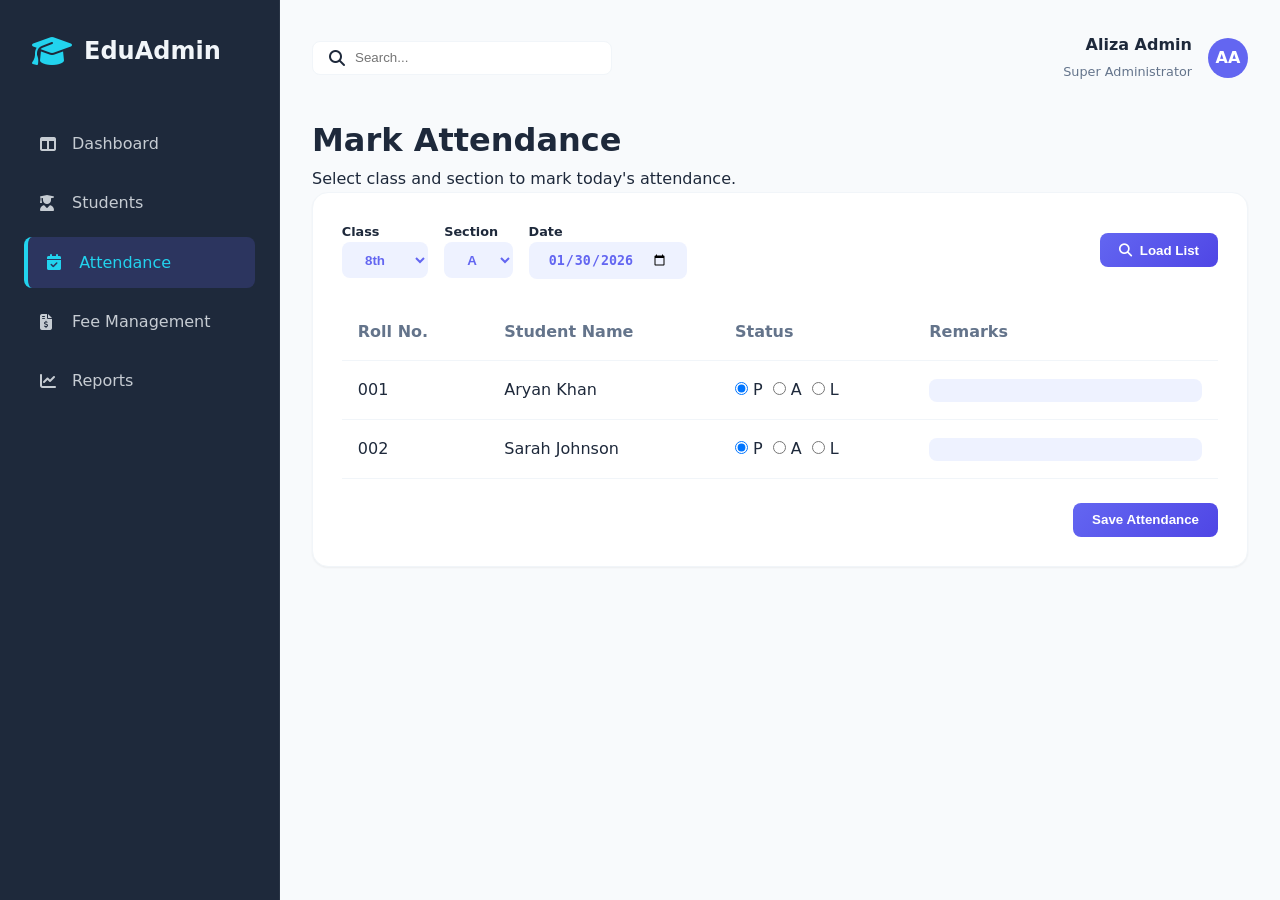
<file: attendance.html>
<!DOCTYPE html>
<html lang="en">

<head>
    <meta charset="UTF-8">
    <meta name="viewport" content="width=device-width, initial-scale=1.0">
    <title>EduAdmin | Attendance</title>
    <link rel="stylesheet" href="style.css">
    <link rel="stylesheet" href="https://cdnjs.cloudflare.com/ajax/libs/font-awesome/6.4.0/css/all.min.css">
</head>

<body>
    <aside class="sidebar">
        <div class="sidebar-header">
            <i class="fas fa-graduation-cap fa-2x"></i>
            <span class="logo">EduAdmin</span>
        </div>
        <nav>
            <ul class="nav-links">
                <li class="nav-item"><a href="index.html" class="nav-link"><i
                            class="fas fa-columns"></i><span>Dashboard</span></a></li>
                <li class="nav-item"><a href="students.html" class="nav-link"><i
                            class="fas fa-user-graduate"></i><span>Students</span></a></li>
                <li class="nav-item"><a href="attendance.html" class="nav-link active"><i
                            class="fas fa-calendar-check"></i><span>Attendance</span></a></li>
                <li class="nav-item"><a href="fees.html" class="nav-link"><i
                            class="fas fa-file-invoice-dollar"></i><span>Fee Management</span></a></li>
                <li class="nav-item"><a href="reports.html" class="nav-link"><i
                            class="fas fa-chart-line"></i><span>Reports</span></a></li>
            </ul>
        </nav>
    </aside>

    <main class="main-content">
        <header class="top-bar">
            <div class="search-box"><i class="fas fa-search"></i><input type="text" placeholder="Search..."></div>
            <div class="user-profile">
                <div class="user-info"><span class="user-name">Aliza Admin</span><span class="user-role">Super
                        Administrator</span></div>
                <div class="avatar">AA</div>
            </div>
        </header>

        <h1>Mark Attendance</h1>
        <p class="text-muted">Select class and section to mark today's attendance.</p>

        <section class="section-card">
            <div class="section-header">
                <div style="display: flex; gap: 1rem;">
                    <div>
                        <label style="display: block; font-size: 0.8rem; font-weight: 600;">Class</label>
                        <select class="btn btn-secondary">
                            <option>8th</option>
                            <option>9th</option>
                            <option>10th</option>
                        </select>
                    </div>
                    <div>
                        <label style="display: block; font-size: 0.8rem; font-weight: 600;">Section</label>
                        <select class="btn btn-secondary">
                            <option>A</option>
                            <option>B</option>
                        </select>
                    </div>
                    <div>
                        <label style="display: block; font-size: 0.8rem; font-weight: 600;">Date</label>
                        <input type="date" class="btn btn-secondary" value="2026-01-30">
                    </div>
                </div>
                <button class="btn btn-primary" onclick="alert('Student list loaded for Class 8-A')"><i
                        class="fas fa-search"></i> Load List</button>
            </div>

            <table>
                <thead>
                    <tr>
                        <th>Roll No.</th>
                        <th>Student Name</th>
                        <th>Status</th>
                        <th>Remarks</th>
                    </tr>
                </thead>
                <tbody>
                    <tr>
                        <td>001</td>
                        <td>Aryan Khan</td>
                        <td>
                            <div style="display: flex; gap: 10px;">
                                <label><input type="radio" name="att_001" checked> P</label>
                                <label><input type="radio" name="att_001"> A</label>
                                <label><input type="radio" name="att_001"> L</label>
                            </div>
                        </td>
                        <td><input type="text" class="btn btn-secondary"
                                style="width: 100%; text-align: left; padding: 4px;"></td>
                    </tr>
                    <tr>
                        <td>002</td>
                        <td>Sarah Johnson</td>
                        <td>
                            <div style="display: flex; gap: 10px;">
                                <label><input type="radio" name="att_002" checked> P</label>
                                <label><input type="radio" name="att_002"> A</label>
                                <label><input type="radio" name="att_002"> L</label>
                            </div>
                        </td>
                        <td><input type="text" class="btn btn-secondary"
                                style="width: 100%; text-align: left; padding: 4px;"></td>
                    </tr>
                </tbody>
            </table>
            <div style="margin-top: 1.5rem; display: flex; justify-content: flex-end;">
                <button class="btn btn-primary" onclick="alert('Attendance saved successfully for Jan 30, 2026')">Save
                    Attendance</button>
            </div>
        </section>
    </main>
    <script src="script.js"></script>
</body>

</html>
</file>
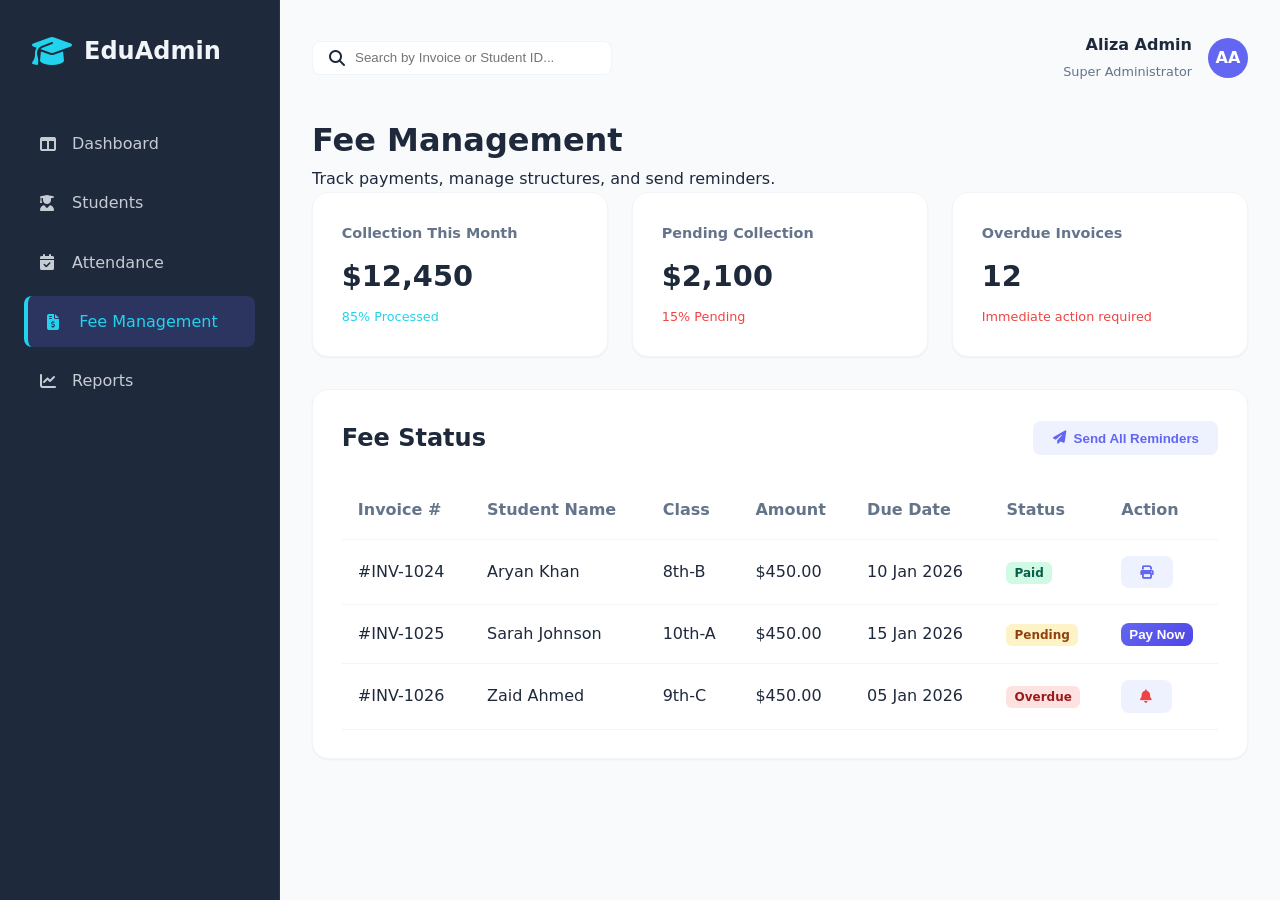
<file: fees.html>
<!DOCTYPE html>
<html lang="en">

<head>
    <meta charset="UTF-8">
    <meta name="viewport" content="width=device-width, initial-scale=1.0">
    <title>EduAdmin | Fees</title>
    <link rel="stylesheet" href="style.css">
    <link rel="stylesheet" href="https://cdnjs.cloudflare.com/ajax/libs/font-awesome/6.4.0/css/all.min.css">
</head>

<body>
    <aside class="sidebar">
        <div class="sidebar-header">
            <i class="fas fa-graduation-cap fa-2x"></i>
            <span class="logo">EduAdmin</span>
        </div>
        <nav>
            <ul class="nav-links">
                <li class="nav-item"><a href="index.html" class="nav-link"><i
                            class="fas fa-columns"></i><span>Dashboard</span></a></li>
                <li class="nav-item"><a href="students.html" class="nav-link"><i
                            class="fas fa-user-graduate"></i><span>Students</span></a></li>
                <li class="nav-item"><a href="attendance.html" class="nav-link"><i
                            class="fas fa-calendar-check"></i><span>Attendance</span></a></li>
                <li class="nav-item"><a href="fees.html" class="nav-link active"><i
                            class="fas fa-file-invoice-dollar"></i><span>Fee Management</span></a></li>
                <li class="nav-item"><a href="reports.html" class="nav-link"><i
                            class="fas fa-chart-line"></i><span>Reports</span></a></li>
            </ul>
        </nav>
    </aside>

    <main class="main-content">
        <header class="top-bar">
            <div class="search-box"><i class="fas fa-search"></i><input type="text"
                    placeholder="Search by Invoice or Student ID..."></div>
            <div class="user-profile">
                <div class="user-info"><span class="user-name">Aliza Admin</span><span class="user-role">Super
                        Administrator</span></div>
                <div class="avatar">AA</div>
            </div>
        </header>

        <h1>Fee Management</h1>
        <p class="text-muted">Track payments, manage structures, and send reminders.</p>

        <section class="stats-grid">
            <div class="stat-card">
                <span class="stat-title">Collection This Month</span>
                <span class="stat-value">$12,450</span>
                <span class="stat-trend trend-up">85% Processed</span>
            </div>
            <div class="stat-card">
                <span class="stat-title">Pending Collection</span>
                <span class="stat-value">$2,100</span>
                <span class="stat-trend trend-down">15% Pending</span>
            </div>
            <div class="stat-card">
                <span class="stat-title">Overdue Invoices</span>
                <span class="stat-value">12</span>
                <span class="stat-trend trend-down">Immediate action required</span>
            </div>
        </section>

        <section class="section-card">
            <div class="section-header">
                <h2>Fee Status</h2>
                <button class="btn btn-secondary" onclick="alert('Sent reminders to 12 parents!')"><i
                        class="fas fa-paper-plane"></i> Send All Reminders</button>
            </div>
            <table>
                <thead>
                    <tr>
                        <th>Invoice #</th>
                        <th>Student Name</th>
                        <th>Class</th>
                        <th>Amount</th>
                        <th>Due Date</th>
                        <th>Status</th>
                        <th>Action</th>
                    </tr>
                </thead>
                <tbody>
                    <tr>
                        <td>#INV-1024</td>
                        <td>Aryan Khan</td>
                        <td>8th-B</td>
                        <td>$450.00</td>
                        <td>10 Jan 2026</td>
                        <td><span class="badge badge-paid">Paid</span></td>
                        <td><button class="btn btn-secondary"><i class="fas fa-print"></i></button></td>
                    </tr>
                    <tr>
                        <td>#INV-1025</td>
                        <td>Sarah Johnson</td>
                        <td>10th-A</td>
                        <td>$450.00</td>
                        <td>15 Jan 2026</td>
                        <td><span class="badge badge-pending">Pending</span></td>
                        <td><button class="btn btn-primary" style="padding: 4px 8px;">Pay Now</button></td>
                    </tr>
                    <tr>
                        <td>#INV-1026</td>
                        <td>Zaid Ahmed</td>
                        <td>9th-C</td>
                        <td>$450.00</td>
                        <td>05 Jan 2026</td>
                        <td><span class="badge badge-overdue">Overdue</span></td>
                        <td><button class="btn btn-secondary" style="color: var(--danger-color);"><i
                                    class="fas fa-bell"></i></button></td>
                    </tr>
                </tbody>
            </table>
        </section>
    </main>
    <script src="script.js"></script>
</body>

</html>
</file>
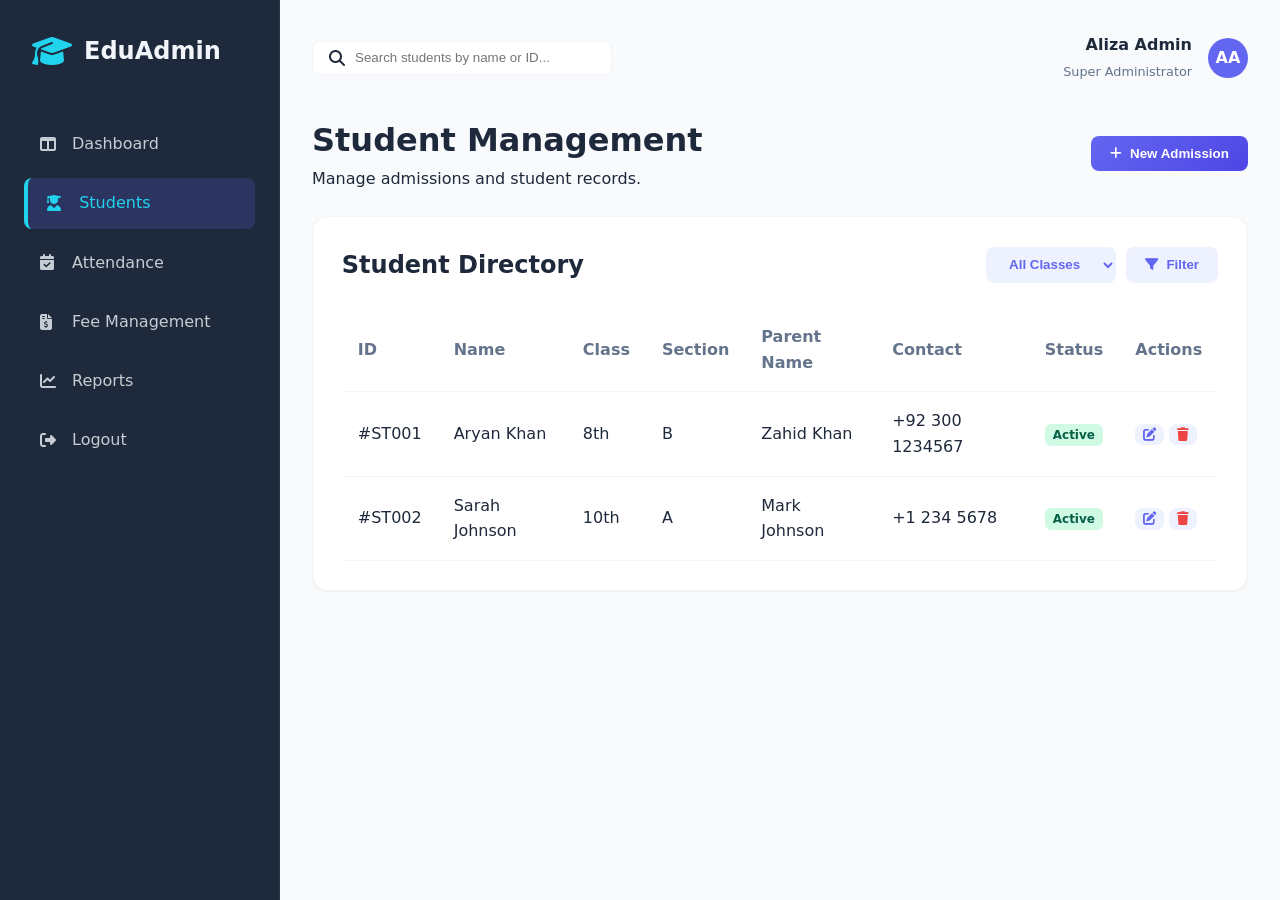
<file: students.html>
<!DOCTYPE html>
<html lang="en">

<head>
    <meta charset="UTF-8">
    <meta name="viewport" content="width=device-width, initial-scale=1.0">
    <title>EduAdmin | Students</title>
    <link rel="stylesheet" href="style.css">
    <link rel="stylesheet" href="https://cdnjs.cloudflare.com/ajax/libs/font-awesome/6.4.0/css/all.min.css">
</head>

<body>
    <aside class="sidebar">
        <div class="sidebar-header">
            <i class="fas fa-graduation-cap fa-2x"></i>
            <span class="logo">EduAdmin</span>
        </div>
        <nav>
            <ul class="nav-links">
                <li class="nav-item">
                    <a href="index.html" class="nav-link">
                        <i class="fas fa-columns"></i>
                        <span>Dashboard</span>
                    </a>
                </li>
                <li class="nav-item">
                    <a href="students.html" class="nav-link active">
                        <i class="fas fa-user-graduate"></i>
                        <span>Students</span>
                    </a>
                </li>
                <li class="nav-item">
                    <a href="attendance.html" class="nav-link">
                        <i class="fas fa-calendar-check"></i>
                        <span>Attendance</span>
                    </a>
                </li>
                <li class="nav-item">
                    <a href="fees.html" class="nav-link">
                        <i class="fas fa-file-invoice-dollar"></i>
                        <span>Fee Management</span>
                    </a>
                </li>
                <li class="nav-item">
                    <a href="reports.html" class="nav-link">
                        <i class="fas fa-chart-line"></i>
                        <span>Reports</span>
                    </a>
                </li>
            </ul>
        </nav>
        <div class="sidebar-footer">
            <a href="#" class="nav-link">
                <i class="fas fa-sign-out-alt"></i>
                <span>Logout</span>
            </a>
        </div>
    </aside>

    <main class="main-content">
        <header class="top-bar">
            <div class="search-box">
                <i class="fas fa-search"></i>
                <input type="text" id="globalSearch" placeholder="Search students by name or ID...">
            </div>
            <div class="user-profile">
                <div class="user-info">
                    <span class="user-name">Aliza Admin</span>
                    <span class="user-role">Super Administrator</span>
                </div>
                <div class="avatar">AA</div>
            </div>
        </header>

        <div class="section-header">
            <div>
                <h1>Student Management</h1>
                <p class="text-muted">Manage admissions and student records.</p>
            </div>
            <button class="btn btn-primary" onclick="document.getElementById('admissionModal').style.display='flex'">
                <i class="fas fa-plus"></i> New Admission
            </button>
        </div>

        <section class="section-card">
            <div class="section-header">
                <h2>Student Directory</h2>
                <div style="display: flex; gap: 10px;">
                    <select id="classFilter" class="btn btn-secondary">
                        <option value="all">All Classes</option>
                        <option value="8th">Class 8</option>
                        <option value="9th">Class 9</option>
                        <option value="10th">Class 10</option>
                    </select>
                    <button id="filterBtn" class="btn btn-secondary"><i class="fas fa-filter"></i> Filter</button>
                </div>
            </div>
            <table>
                <thead>
                    <tr>
                        <th>ID</th>
                        <th>Name</th>
                        <th>Class</th>
                        <th>Section</th>
                        <th>Parent Name</th>
                        <th>Contact</th>
                        <th>Status</th>
                        <th>Actions</th>
                    </tr>
                </thead>
                <tbody id="studentTableBody">
                    <!-- Sample Data -->
                    <tr>
                        <td>#ST001</td>
                        <td>Aryan Khan</td>
                        <td>8th</td>
                        <td>B</td>
                        <td>Zahid Khan</td>
                        <td>+92 300 1234567</td>
                        <td><span class="badge badge-paid">Active</span></td>
                        <td>
                            <button class="btn btn-secondary" onclick="editStudent('#ST001')"
                                style="padding: 4px 8px;"><i class="fas fa-edit"></i></button>
                            <button class="btn btn-secondary" onclick="deleteStudent('#ST001')"
                                style="padding: 4px 8px; color: var(--danger-color);"><i
                                    class="fas fa-trash"></i></button>
                        </td>
                    </tr>
                    <tr>
                        <td>#ST002</td>
                        <td>Sarah Johnson</td>
                        <td>10th</td>
                        <td>A</td>
                        <td>Mark Johnson</td>
                        <td>+1 234 5678</td>
                        <td><span class="badge badge-paid">Active</span></td>
                        <td>
                            <button class="btn btn-secondary" onclick="editStudent('#ST002')"
                                style="padding: 4px 8px;"><i class="fas fa-edit"></i></button>
                            <button class="btn btn-secondary" onclick="deleteStudent('#ST002')"
                                style="padding: 4px 8px; color: var(--danger-color);"><i
                                    class="fas fa-trash"></i></button>
                        </td>
                    </tr>
                </tbody>
            </table>
        </section>

        <!-- Admission Modal -->
        <div id="admissionModal" class="modal">
            <div class="modal-content" style="width: 600px;">
                <h2>New Student Admission</h2>
                <hr style="margin: 1rem 0; border: none; border-top: 1px solid var(--border-color);">
                <form id="admissionForm">
                    <div style="display: grid; grid-template-columns: 1fr 1fr; gap: 1rem;">
                        <div class="form-group">
                            <label style="display: block; margin-bottom: 5px; font-weight: 600;">First Name</label>
                            <input type="text" class="btn btn-secondary" style="width: 100%; text-align: left;"
                                required>
                        </div>
                        <div class="form-group">
                            <label style="display: block; margin-bottom: 5px; font-weight: 600;">Last Name</label>
                            <input type="text" class="btn btn-secondary" style="width: 100%; text-align: left;"
                                required>
                        </div>
                        <div class="form-group">
                            <label style="display: block; margin-bottom: 5px; font-weight: 600;">Class</label>
                            <select class="btn btn-secondary" style="width: 100%; text-align: left;">
                                <option>8th</option>
                                <option>9th</option>
                                <option>10th</option>
                            </select>
                        </div>
                        <div class="form-group">
                            <label style="display: block; margin-bottom: 5px; font-weight: 600;">Section</label>
                            <select class="btn btn-secondary" style="width: 100%; text-align: left;">
                                <option>A</option>
                                <option>B</option>
                            </select>
                        </div>
                        <div class="form-group">
                            <label style="display: block; margin-bottom: 5px; font-weight: 600;">Parent/Guardian</label>
                            <input type="text" class="btn btn-secondary" style="width: 100%; text-align: left;"
                                required>
                        </div>
                        <div class="form-group">
                            <label style="display: block; margin-bottom: 5px; font-weight: 600;">Mobile No.</label>
                            <input type="tel" class="btn btn-secondary" style="width: 100%; text-align: left;" required>
                        </div>
                    </div>
                    <div style="margin-top: 2rem; display: flex; justify-content: flex-end; gap: 10px;">
                        <button type="button" class="btn btn-secondary"
                            onclick="document.getElementById('admissionModal').style.display='none'">Cancel</button>
                        <button type="submit" class="btn btn-primary">Submit Admission</button>
                    </div>
                </form>
            </div>
        </div>
    </main>
    <script src="script.js"></script>
</body>

</html>
</file>
<file: style.css>
:root {
    --primary-color: #6366f1;
    /* Vibrant Indigo */
    --primary-hover: #4f46e5;
    --primary-light: #eef2ff;
    --secondary-color: #94a3b8;
    /* Slate */
    --accent-color: #22d3ee;
    /* Cyan */
    --success-color: #10b981;
    /* Emerald */
    --warning-color: #f59e0b;
    /* Amber */
    --danger-color: #ef4444;
    /* Rose */
    --bg-color: #f8fafc;
    /* Slate 50 */
    --sidebar-bg: #1e293b;
    /* Slate 800 */
    --sidebar-text: #f1f5f9;
    --card-bg: #ffffff;
    --text-main: #1e293b;
    --text-muted: #64748b;
    --border-color: #f1f5f9;
    --shadow-sm: 0 1px 2px 0 rgb(0 0 0 / 0.05);
    --shadow-md: 0 4px 6px -1px rgb(0 0 0 / 0.1), 0 2px 4px -2px rgb(0 0 0 / 0.1);
    --shadow-lg: 0 10px 15px -3px rgb(0 0 0 / 0.1), 0 4px 6px -4px rgb(0 0 0 / 0.1);
    --sidebar-width: 280px;
    --transition-speed: 0.3s;
    --radius-md: 12px;
    --radius-lg: 16px;
}

* {
    margin: 0;
    padding: 0;
    box-sizing: border-box;
}

body {
    font-family: 'Inter', system-ui, -apple-system, sans-serif;
    background-color: var(--bg-color);
    color: var(--text-main);
    line-height: 1.6;
    display: flex;
    min-height: 100vh;
}

/* Sidebar Styling */
.sidebar {
    width: var(--sidebar-width);
    background-color: var(--sidebar-bg);
    color: var(--sidebar-text);
    height: 100vh;
    position: fixed;
    left: 0;
    top: 0;
    padding: 2rem 1.5rem;
    display: flex;
    flex-direction: column;
    z-index: 1000;
    transition: width var(--transition-speed);
    border-right: 1px solid rgba(255, 255, 255, 0.05);
}

.sidebar-header {
    display: flex;
    align-items: center;
    gap: 12px;
    margin-bottom: 3rem;
    padding-left: 0.5rem;
}

.sidebar-header i {
    color: var(--accent-color);
}

.sidebar-header .logo {
    font-size: 1.5rem;
    font-weight: 700;
}

.nav-links {
    list-style: none;
    flex-grow: 1;
}

.nav-item {
    margin-bottom: 0.5rem;
}

.nav-link {
    display: flex;
    align-items: center;
    gap: 12px;
    padding: 0.8rem 1rem;
    color: var(--sidebar-text);
    text-decoration: none;
    border-radius: 8px;
    transition: background var(--transition-speed);
    opacity: 0.8;
}

.nav-link:hover,
.nav-link.active {
    background: rgba(99, 102, 241, 0.2);
    color: var(--accent-color);
    opacity: 1;
    padding-left: 1.2rem;
}

.nav-link.active {
    border-left: 4px solid var(--accent-color);
}

.nav-link i {
    width: 20px;
}

/* Main Content Styling */
.main-content {
    margin-left: var(--sidebar-width);
    flex-grow: 1;
    padding: 2rem;
    width: calc(100% - var(--sidebar-width));
}

.top-bar {
    display: flex;
    justify-content: space-between;
    align-items: center;
    margin-bottom: 2rem;
}

.search-box {
    display: flex;
    align-items: center;
    background: white;
    padding: 0.5rem 1rem;
    border-radius: 8px;
    border: 1px solid var(--border-color);
    width: 300px;
}

.search-box input {
    border: none;
    outline: none;
    width: 100%;
    margin-left: 10px;
}

.user-profile {
    display: flex;
    align-items: center;
    gap: 1rem;
}

.user-info {
    text-align: right;
}

.user-name {
    font-weight: 600;
    display: block;
}

.user-role {
    font-size: 0.8rem;
    color: var(--text-muted);
}

.avatar {
    width: 40px;
    height: 40px;
    border-radius: 50%;
    background: var(--primary-color);
    display: flex;
    align-items: center;
    justify-content: center;
    color: white;
    font-weight: bold;
}

/* Dashboard Grid */
.stats-grid {
    display: grid;
    grid-template-columns: repeat(auto-fit, minmax(240px, 1fr));
    gap: 1.5rem;
    margin-bottom: 2rem;
}

.stat-card {
    background: var(--card-bg);
    padding: 1.8rem;
    border-radius: var(--radius-lg);
    box-shadow: var(--shadow-sm);
    display: flex;
    flex-direction: column;
    transition: all 0.3s cubic-bezier(0.4, 0, 0.2, 1);
    cursor: pointer;
    border: 1px solid var(--border-color);
}

.stat-card:hover {
    transform: translateY(-8px);
    box-shadow: var(--shadow-lg);
    border-color: var(--primary-color);
}

.stat-title {
    font-size: 0.9rem;
    color: var(--text-muted);
    font-weight: 600;
}

.stat-value {
    font-size: 1.8rem;
    font-weight: 700;
    margin: 0.5rem 0;
}

.stat-trend {
    font-size: 0.8rem;
    display: flex;
    align-items: center;
    gap: 4px;
}

.trend-up {
    color: var(--accent-color);
}

.trend-down {
    color: var(--danger-color);
}

/* Section Containers */
.section-card {
    background: var(--card-bg);
    border-radius: var(--radius-lg);
    padding: 1.8rem;
    box-shadow: var(--shadow-sm);
    margin-bottom: 2rem;
    transition: all 0.3s ease;
    border: 1px solid var(--border-color);
}

.section-card:hover {
    box-shadow: var(--shadow-md);
}

.section-header {
    display: flex;
    justify-content: space-between;
    align-items: center;
    margin-bottom: 1.5rem;
}

/* Tables */
table {
    width: 100%;
    border-collapse: collapse;
}

th {
    text-align: left;
    padding: 1rem;
    color: var(--text-muted);
    border-bottom: 1px solid var(--border-color);
    font-weight: 600;
}

td {
    padding: 1rem;
    border-bottom: 1px solid var(--border-color);
    transition: background-color 0.2s ease;
}

tr:hover td {
    background-color: #fcfcfc;
}

.badge {
    padding: 4px 8px;
    border-radius: 6px;
    font-size: 0.75rem;
    font-weight: 600;
}

.badge-paid {
    background: #d1fae5;
    color: #065f46;
}

.badge-pending {
    background: #fef3c7;
    color: #92400e;
}

.badge-overdue {
    background: #fee2e2;
    color: #991b1b;
}

/* Modal Simulation (Hidden by default) */
.modal {
    position: fixed;
    top: 0;
    left: 0;
    width: 100%;
    height: 100%;
    background: rgba(0, 0, 0, 0.5);
    display: none;
    align-items: center;
    justify-content: center;
    z-index: 2000;
}

.modal-content {
    background: white;
    padding: 2rem;
    border-radius: 12px;
    width: 500px;
}

/* Utility Classes */
.btn {
    padding: 0.6rem 1.2rem;
    border-radius: 8px;
    border: none;
    cursor: pointer;
    font-weight: 600;
    transition: all 0.3s ease;
    display: inline-flex;
    align-items: center;
    gap: 8px;
}

.btn:active {
    transform: scale(0.98);
}

.btn-primary {
    background: linear-gradient(135deg, var(--primary-color), var(--primary-hover));
    color: white;
}

.btn-primary:hover {
    background: var(--primary-hover);
    box-shadow: 0 8px 16px rgba(99, 102, 241, 0.3);
    transform: translateY(-2px);
}

.btn-secondary {
    background: var(--primary-light);
    color: var(--primary-color);
}

.btn-secondary:hover {
    background: #e2e8f0;
    color: #3b5a8a;
}

/* Responsive adjustments */
@media (max-width: 992px) {
    .sidebar {
        width: 80px;
        padding: 1rem;
    }

    .sidebar-header .logo,
    .nav-link span {
        display: none;
    }

    .main-content {
        margin-left: 80px;
        width: calc(100% - 80px);
    }
}

@media (max-width: 768px) {
    .stats-grid {
        grid-template-columns: 1fr;
    }

    .top-bar {
        flex-direction: column;
        gap: 1rem;
        align-items: stretch;
    }
}
</file>
